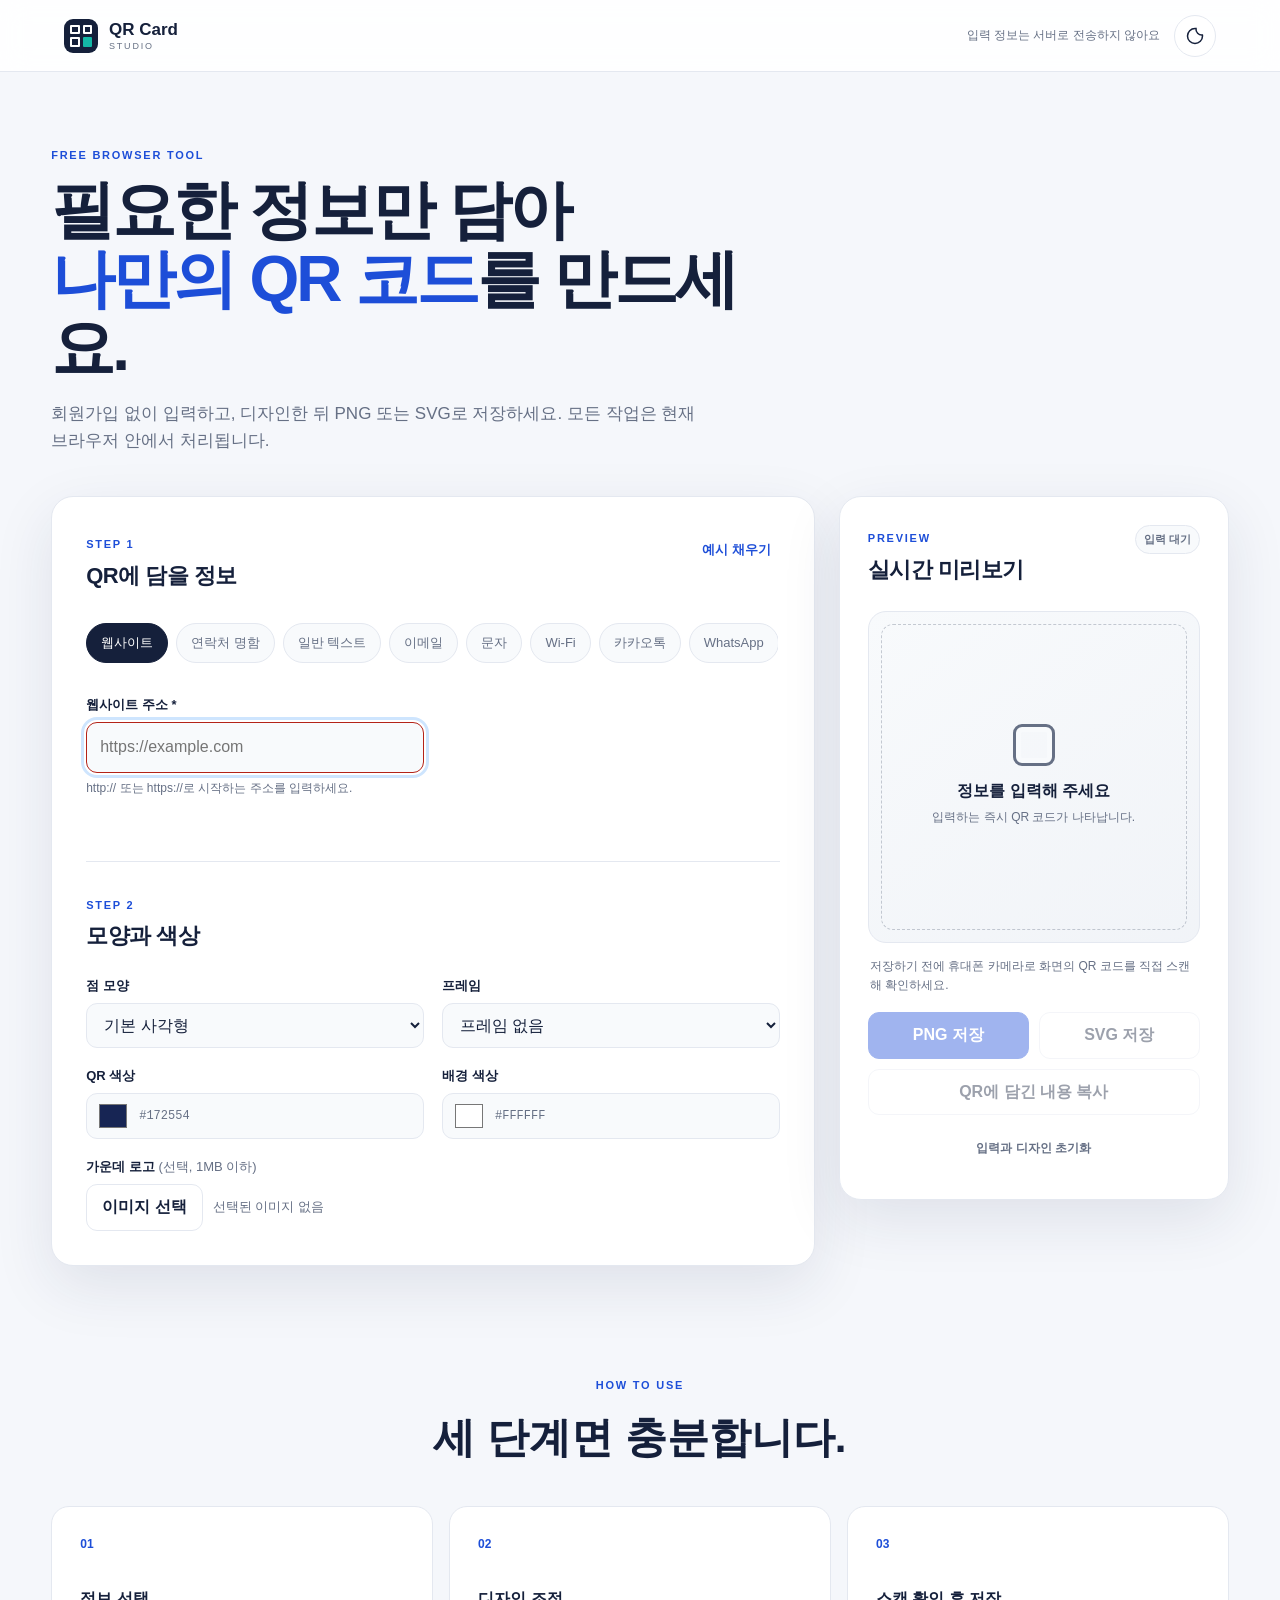
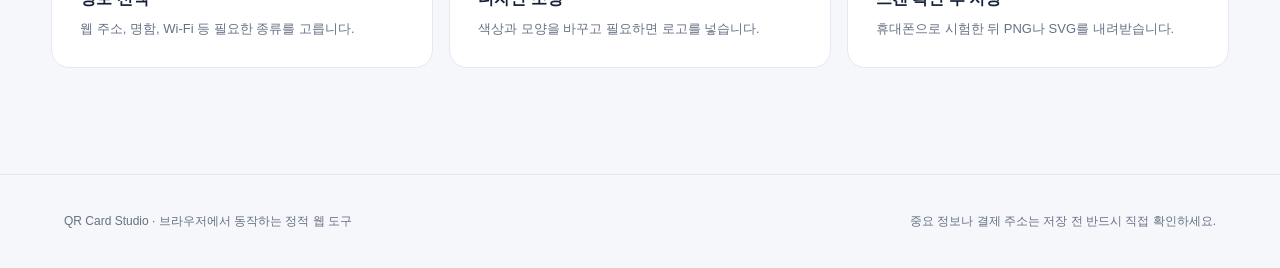
<file: index.html>
<!doctype html>
<html lang="ko">
<head>
  <meta charset="utf-8">
  <meta name="viewport" content="width=device-width, initial-scale=1">
  <meta name="description" content="주소, 연락처, Wi-Fi 등의 정보를 QR 코드로 만들고 PNG·SVG로 저장하는 무료 브라우저 도구입니다.">
  <meta name="theme-color" content="#f6f7fb">
  <title>QR Card Studio | 명함·업무용 QR 코드 만들기</title>
  <link rel="stylesheet" href="style.css">
  <script defer src="vendor/qrcode.min.js"></script>
  <script defer src="app.js"></script>
</head>
<body>
  <a class="skip-link" href="#workspace">본문으로 건너뛰기</a>
  <header class="topbar">
    <a class="brand" href="./" aria-label="QR Card Studio 홈">
      <span class="brand-mark" aria-hidden="true"><span></span><span></span><span></span><span></span></span>
      <span><strong>QR Card</strong><small>STUDIO</small></span>
    </a>
    <div class="top-actions">
      <span class="privacy-badge">입력 정보는 서버로 전송하지 않아요</span>
      <button class="icon-button" id="themeToggle" type="button" aria-label="어두운 화면으로 전환" title="화면 테마 전환">
        <svg viewBox="0 0 24 24" aria-hidden="true"><path d="M12 3a9 9 0 1 0 9 9c0-.4 0-.8-.1-1.2A7 7 0 0 1 13.2 3H12Z"/></svg>
      </button>
    </div>
  </header>

  <main class="shell" id="workspace">
    <section class="intro" aria-labelledby="pageTitle">
      <p class="eyebrow">FREE BROWSER TOOL</p>
      <h1 id="pageTitle">필요한 정보만 담아<br><span>나만의 QR 코드</span>를 만드세요.</h1>
      <p>회원가입 없이 입력하고, 디자인한 뒤 PNG 또는 SVG로 저장하세요. 모든 작업은 현재 브라우저 안에서 처리됩니다.</p>
    </section>

    <div class="app-layout">
      <section class="maker-card" aria-labelledby="makerTitle">
        <div class="card-heading">
          <div><span class="step">STEP 1</span><h2 id="makerTitle">QR에 담을 정보</h2></div>
          <button class="text-button" id="fillSample" type="button">예시 채우기</button>
        </div>

        <div class="type-tabs" id="typeTabs" role="tablist" aria-label="QR 정보 종류">
          <button type="button" role="tab" aria-selected="true" class="type-tab active" data-type="url">웹사이트</button>
          <button type="button" role="tab" aria-selected="false" class="type-tab" data-type="vcard">연락처 명함</button>
          <button type="button" role="tab" aria-selected="false" class="type-tab" data-type="text">일반 텍스트</button>
          <button type="button" role="tab" aria-selected="false" class="type-tab" data-type="email">이메일</button>
          <button type="button" role="tab" aria-selected="false" class="type-tab" data-type="sms">문자</button>
          <button type="button" role="tab" aria-selected="false" class="type-tab" data-type="wifi">Wi-Fi</button>
          <button type="button" role="tab" aria-selected="false" class="type-tab" data-type="kakao">카카오톡</button>
          <button type="button" role="tab" aria-selected="false" class="type-tab" data-type="whatsapp">WhatsApp</button>
          <button type="button" role="tab" aria-selected="false" class="type-tab" data-type="youtube">YouTube</button>
          <button type="button" role="tab" aria-selected="false" class="type-tab" data-type="geo">위치</button>
          <button type="button" role="tab" aria-selected="false" class="type-tab" data-type="event">일정</button>
          <button type="button" role="tab" aria-selected="false" class="type-tab" data-type="crypto">암호화폐</button>
        </div>

        <form id="qrForm" novalidate>
          <div class="form-panel" id="dynamicFields" role="tabpanel"></div>
          <p class="field-message" id="fieldMessage" aria-live="polite"></p>
        </form>

        <div class="section-divider"></div>
        <div class="card-heading compact"><div><span class="step">STEP 2</span><h2>모양과 색상</h2></div></div>
        <div class="design-grid">
          <div class="field">
            <label for="patternStyle">점 모양</label>
            <select id="patternStyle"><option value="square">기본 사각형</option><option value="rounded">둥근 사각형</option><option value="dot">원형 점</option></select>
          </div>
          <div class="field">
            <label for="frameStyle">프레임</label>
            <select id="frameStyle"><option value="none">프레임 없음</option><option value="label">안내 문구</option><option value="card">명함 카드</option></select>
          </div>
          <div class="field color-field"><label for="fgColor">QR 색상</label><div><input id="fgColor" type="color" value="#172554"><output for="fgColor">#172554</output></div></div>
          <div class="field color-field"><label for="bgColor">배경 색상</label><div><input id="bgColor" type="color" value="#ffffff"><output for="bgColor">#FFFFFF</output></div></div>
          <div class="field span-2" id="frameTextField" hidden><label for="frameText">프레임 문구</label><input id="frameText" maxlength="24" value="SCAN TO CONNECT"></div>
          <div class="field span-2">
            <label for="logoUpload">가운데 로고 <span>(선택, 1MB 이하)</span></label>
            <div class="file-control">
              <input id="logoUpload" class="visually-hidden" type="file" accept="image/png,image/jpeg,image/webp">
              <button id="chooseLogo" class="secondary-button" type="button">이미지 선택</button>
              <span id="logoName">선택된 이미지 없음</span>
              <button id="clearLogo" class="text-button danger" type="button" hidden>삭제</button>
            </div>
          </div>
        </div>
      </section>

      <aside class="preview-card" aria-labelledby="previewTitle">
        <div class="preview-heading"><div><span class="step">PREVIEW</span><h2 id="previewTitle">실시간 미리보기</h2></div><span class="status" id="statusBadge">입력 대기</span></div>
        <div class="qr-stage" id="qrStage">
          <div id="qrOutput" aria-label="생성된 QR 코드 미리보기"></div>
          <div class="empty-state" id="emptyState">
            <span class="empty-mark" aria-hidden="true"></span>
            <strong>정보를 입력해 주세요</strong>
            <p>입력하는 즉시 QR 코드가 나타납니다.</p>
          </div>
        </div>
        <p class="scan-tip">저장하기 전에 휴대폰 카메라로 화면의 QR 코드를 직접 스캔해 확인하세요.</p>
        <div class="download-grid">
          <button class="primary-button" id="downloadPng" type="button" disabled>PNG 저장</button>
          <button class="secondary-button" id="downloadSvg" type="button" disabled>SVG 저장</button>
        </div>
        <button class="ghost-button" id="copyData" type="button" disabled>QR에 담긴 내용 복사</button>
        <button class="reset-button" id="resetAll" type="button">입력과 디자인 초기화</button>
      </aside>
    </div>

    <section class="guide" aria-labelledby="guideTitle">
      <p class="eyebrow">HOW TO USE</p><h2 id="guideTitle">세 단계면 충분합니다.</h2>
      <ol><li><strong>정보 선택</strong><span>웹 주소, 명함, Wi-Fi 등 필요한 종류를 고릅니다.</span></li><li><strong>디자인 조정</strong><span>색상과 모양을 바꾸고 필요하면 로고를 넣습니다.</span></li><li><strong>스캔 확인 후 저장</strong><span>휴대폰으로 시험한 뒤 PNG나 SVG를 내려받습니다.</span></li></ol>
    </section>
  </main>
  <footer><p>QR Card Studio · 브라우저에서 동작하는 정적 웹 도구</p><p>중요 정보나 결제 주소는 저장 전 반드시 직접 확인하세요.</p></footer>
  <div class="toast" id="toast" role="status" aria-live="polite"></div>
</body>
</html>
</file>
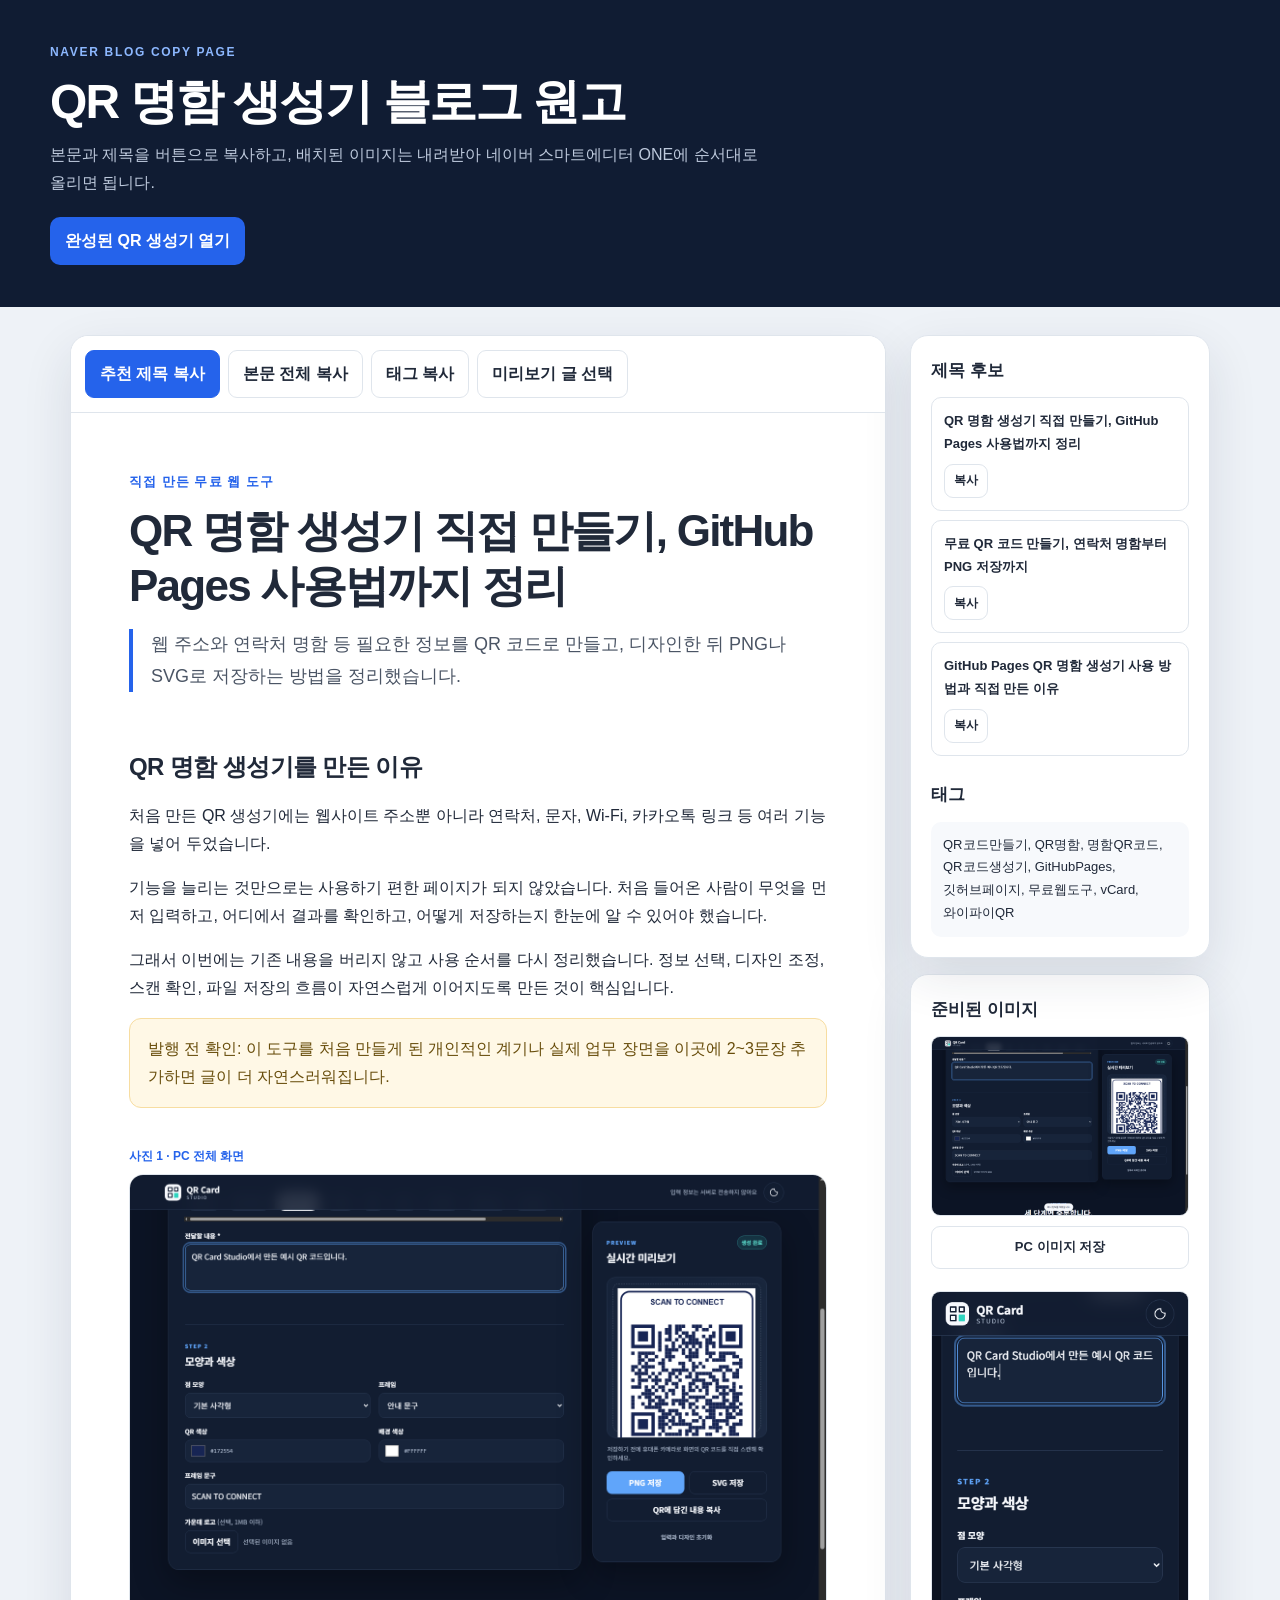
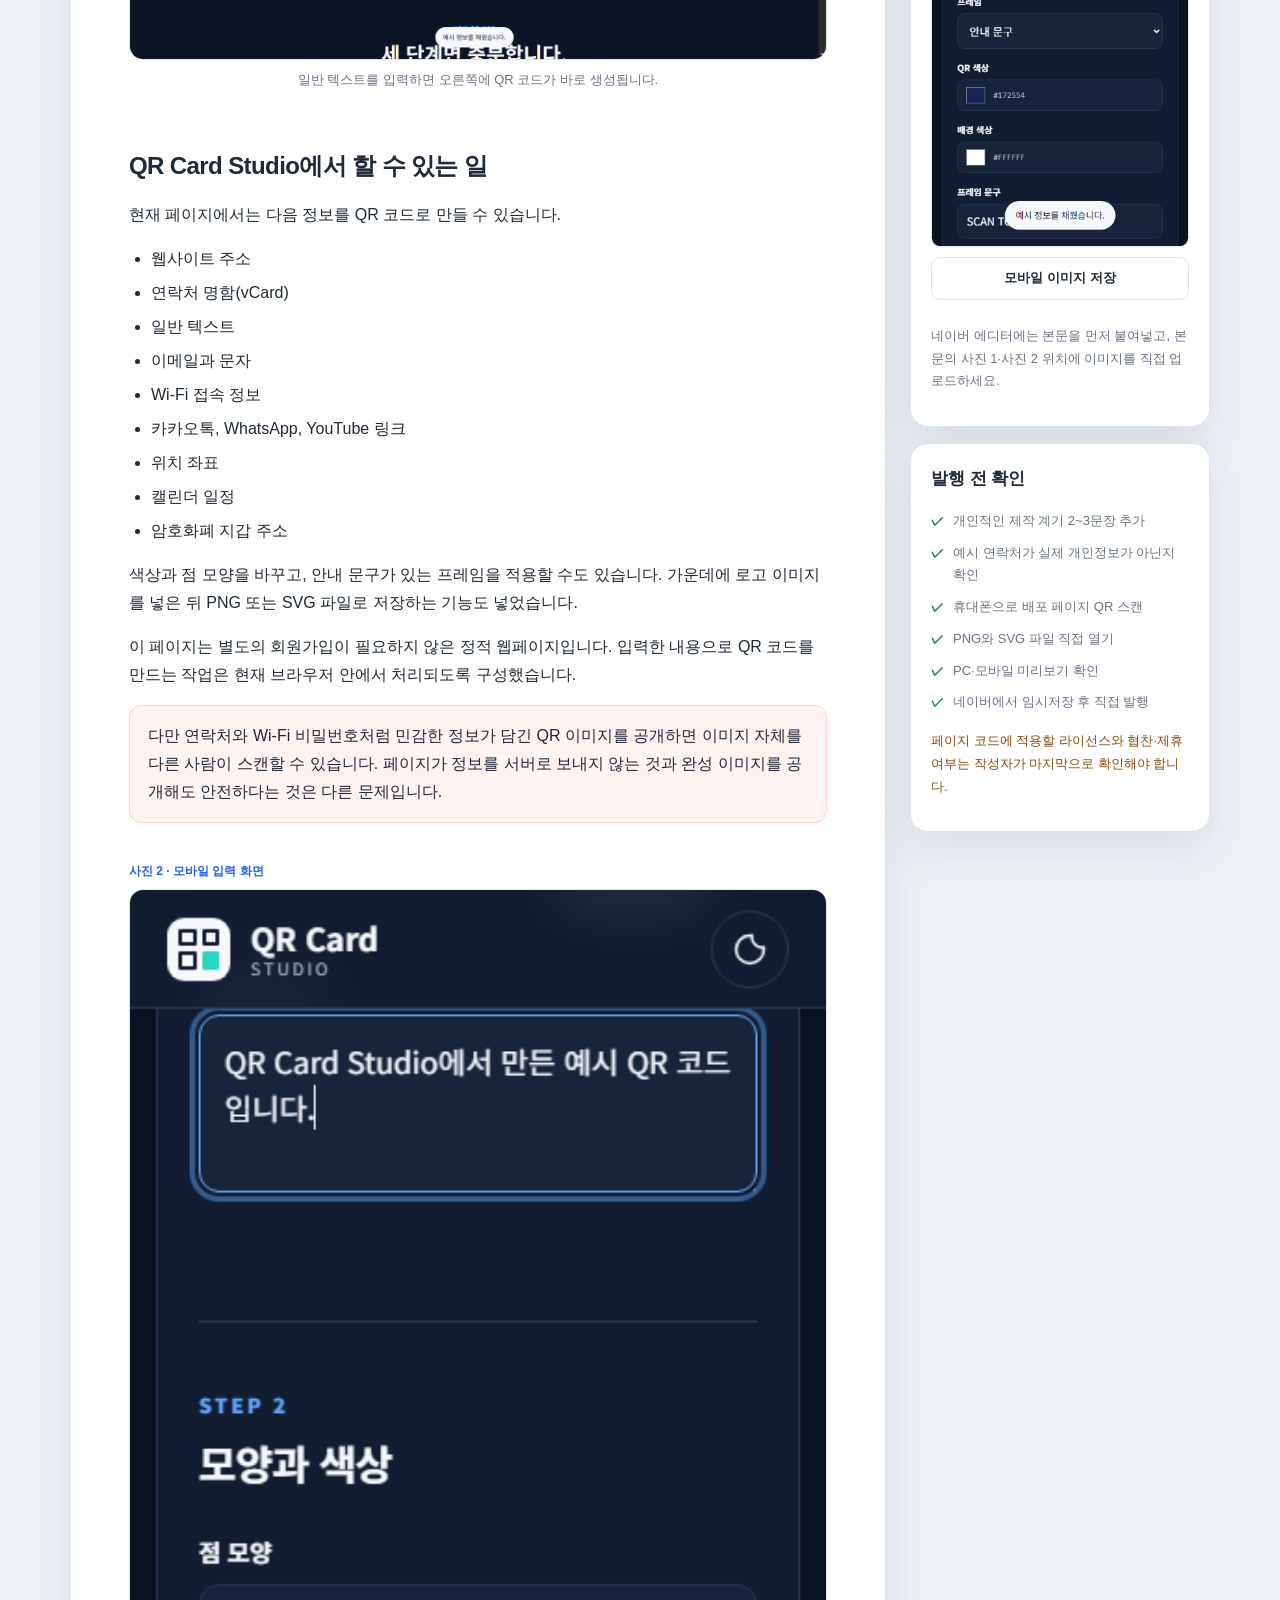
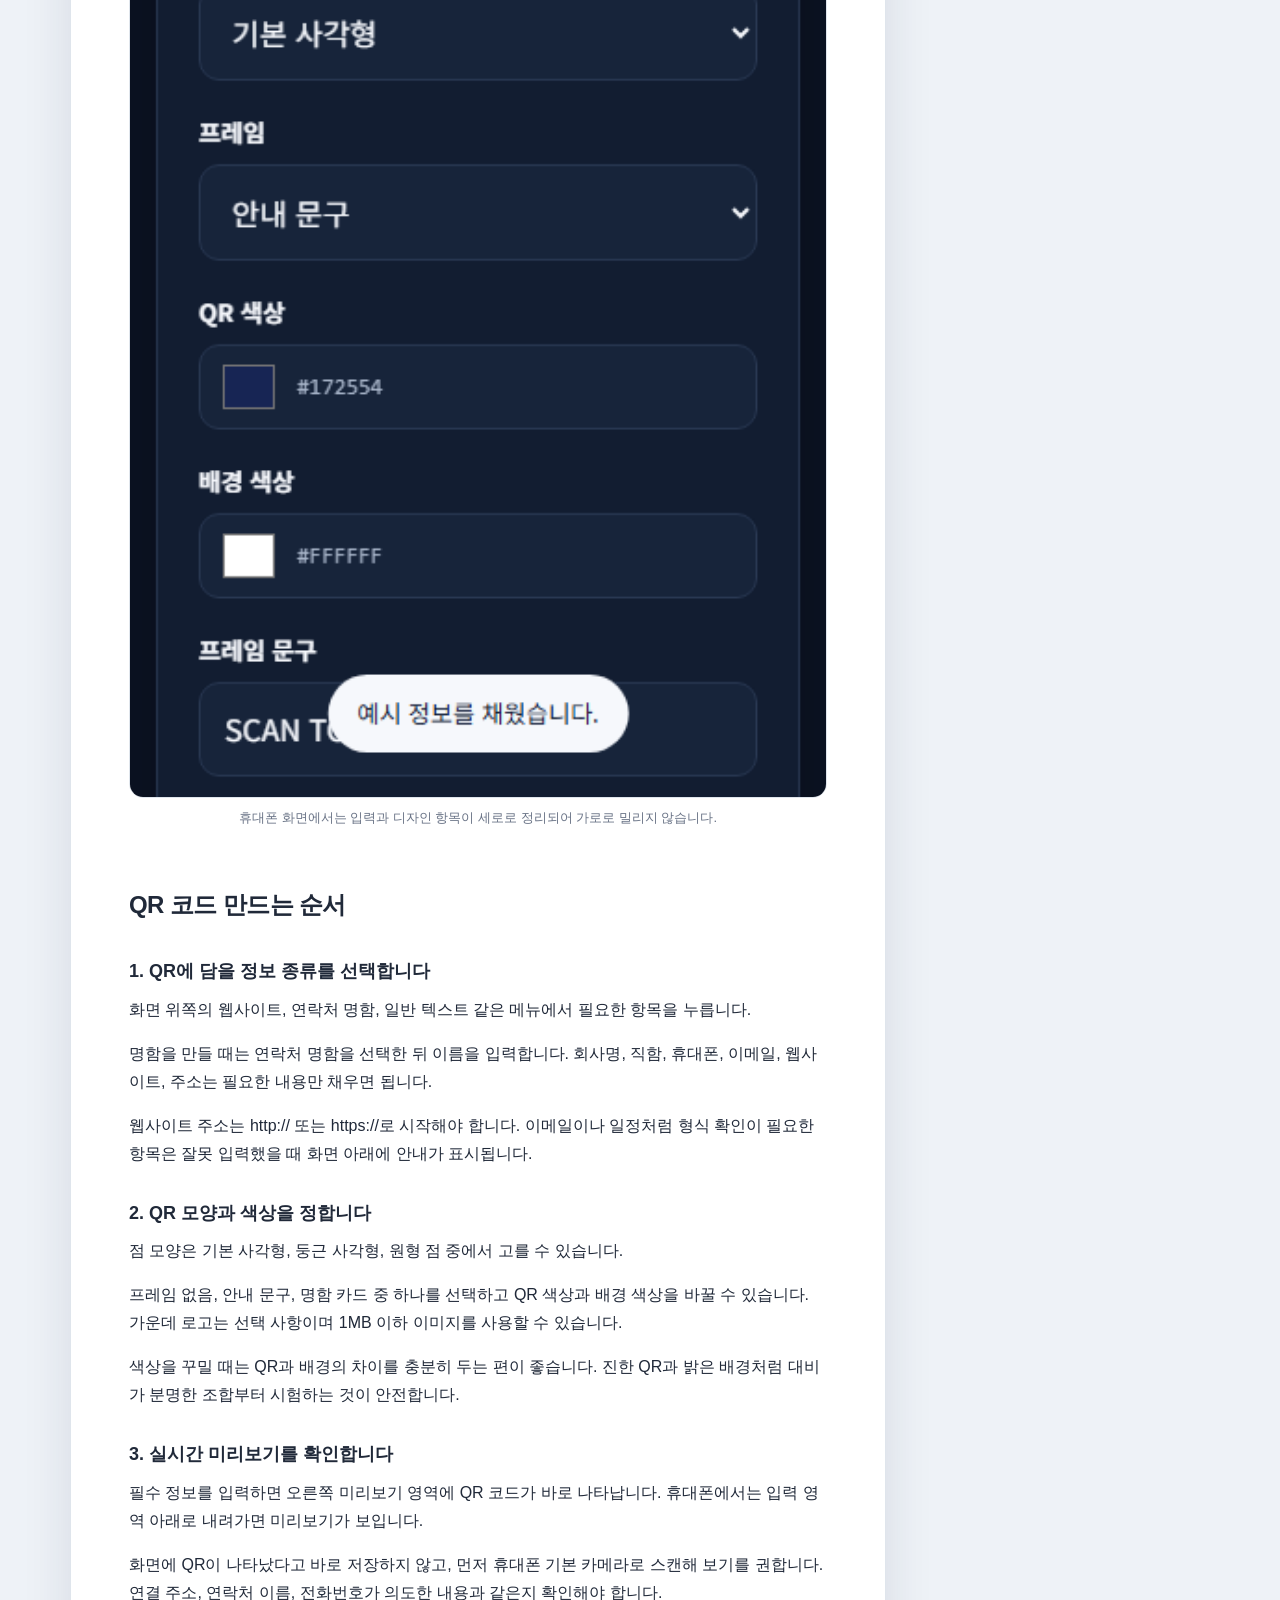
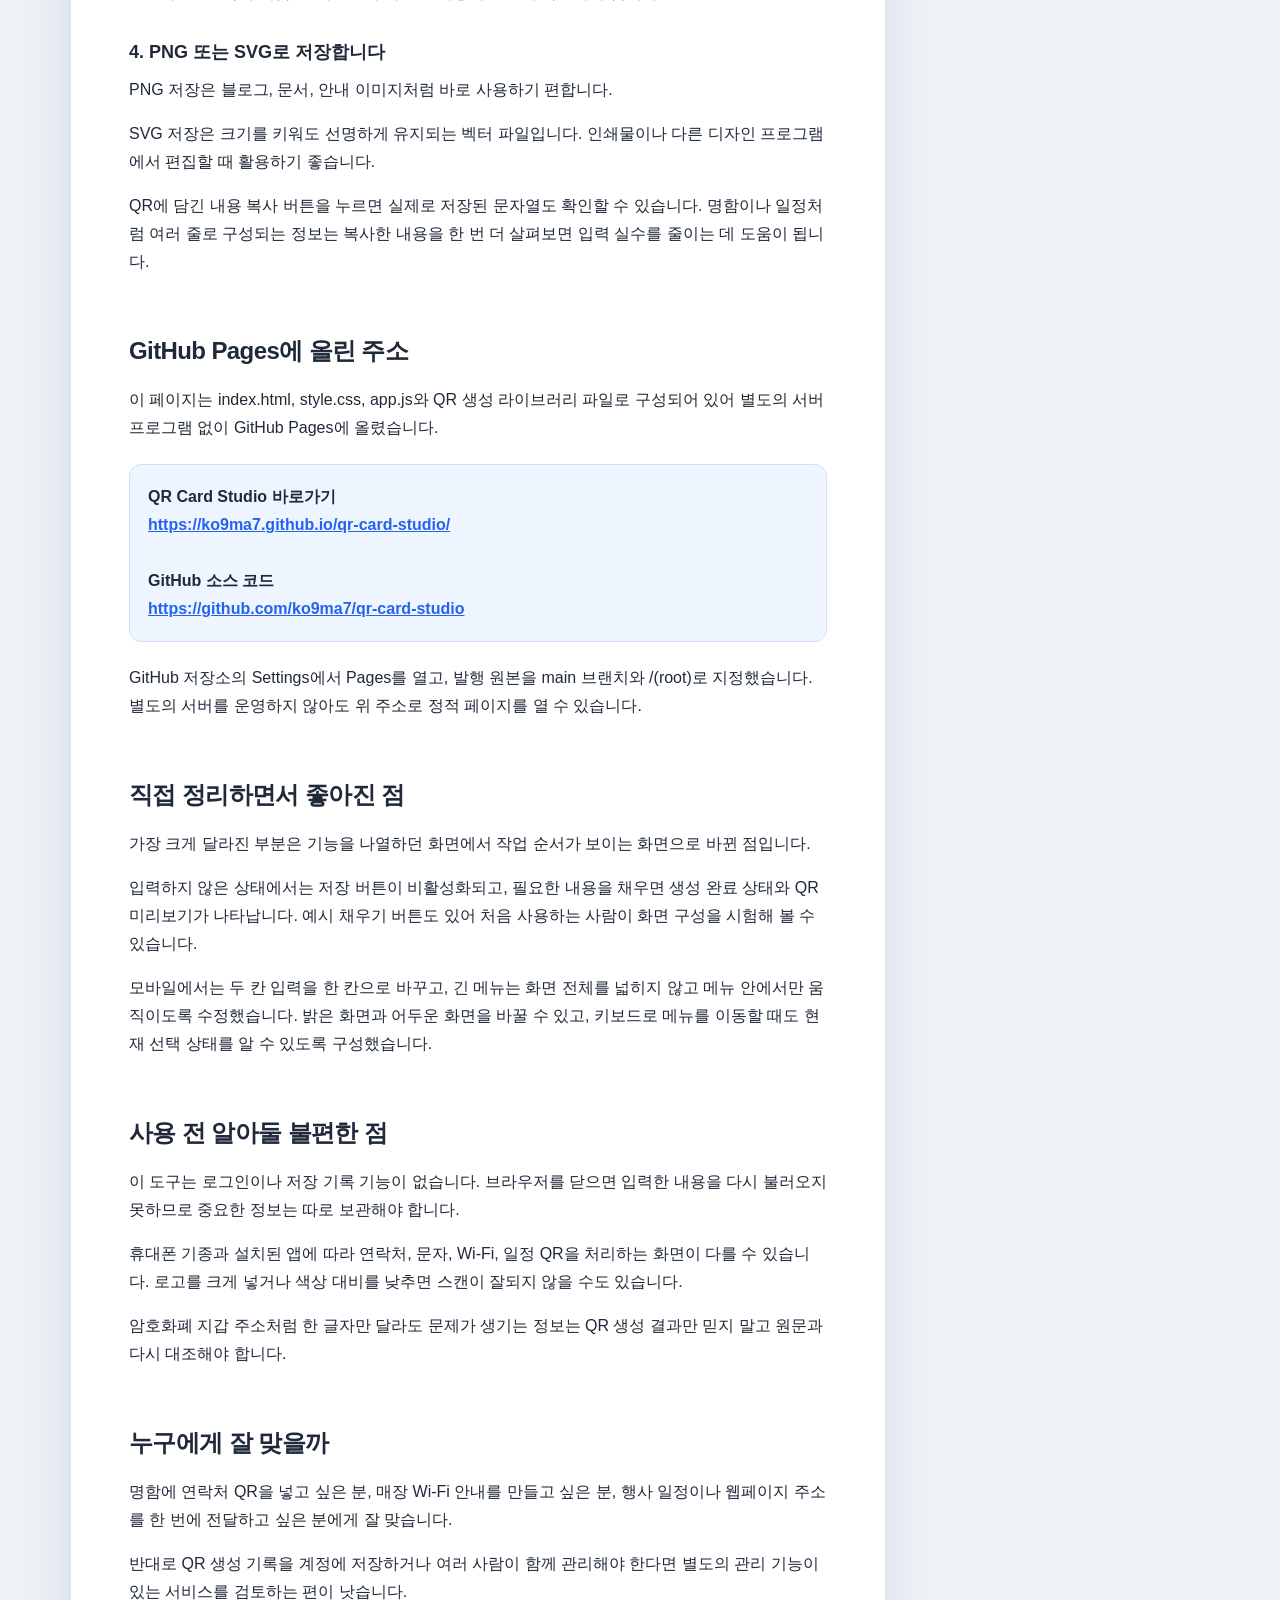
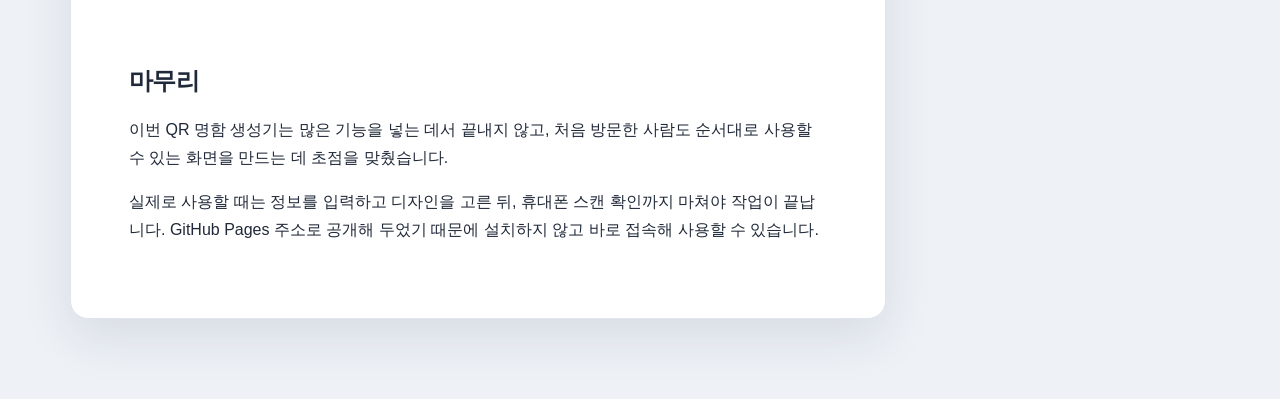
<file: blog/index.html>
<!doctype html>
<html lang="ko">
<head>
  <meta charset="utf-8">
  <meta name="viewport" content="width=device-width, initial-scale=1">
  <title>QR 명함 생성기 블로그 원고 복사</title>
  <style>
    :root{--bg:#eef2f7;--paper:#fff;--text:#202939;--muted:#697386;--line:#dfe5ec;--blue:#2563eb;--blue2:#1d4ed8;--green:#087f5b;--soft:#f7f9fc;--shadow:0 18px 50px rgba(27,39,64,.11)}
    *{box-sizing:border-box}html{scroll-behavior:smooth}body{margin:0;background:var(--bg);color:var(--text);font-family:Pretendard,"Noto Sans KR","Apple SD Gothic Neo","Segoe UI",sans-serif;line-height:1.75}button,a{font:inherit}.top{background:#101c33;color:#fff;padding:42px 24px}.top-inner{max-width:1180px;margin:auto}.top .label{font-size:12px;letter-spacing:.14em;color:#8db8ff;font-weight:800}.top h1{font-size:clamp(30px,5vw,48px);line-height:1.2;letter-spacing:-.04em;margin:10px 0}.top p{color:#bdc9dc;margin:0;max-width:720px}.live-link{display:inline-flex;margin-top:20px;color:#fff;background:#2563eb;border-radius:10px;padding:10px 15px;text-decoration:none;font-weight:750}.layout{max-width:1180px;margin:28px auto 80px;padding:0 20px;display:grid;grid-template-columns:minmax(0,1fr) 300px;gap:24px}.paper,.side-card{background:var(--paper);border:1px solid var(--line);border-radius:18px;box-shadow:var(--shadow)}.toolbar{position:sticky;top:0;z-index:10;display:flex;gap:8px;flex-wrap:wrap;padding:14px;background:rgba(255,255,255,.94);border-bottom:1px solid var(--line);border-radius:18px 18px 0 0;backdrop-filter:blur(10px)}button,.download{border:1px solid var(--line);background:#fff;color:var(--text);min-height:42px;padding:9px 14px;border-radius:9px;font-weight:750;cursor:pointer;text-decoration:none;display:inline-flex;align-items:center;justify-content:center}button.primary{background:var(--blue);border-color:var(--blue);color:#fff}button:hover,.download:hover{border-color:var(--blue);color:var(--blue)}button.primary:hover{background:var(--blue2);color:#fff}.article{padding:clamp(24px,5vw,58px)}.article .category{color:var(--blue);font-size:13px;font-weight:800;letter-spacing:.08em}.article h2{font-size:clamp(30px,5vw,44px);line-height:1.25;letter-spacing:-.04em;margin:10px 0 16px}.lead{font-size:18px;color:#4b5565;border-left:4px solid var(--blue);padding-left:18px;margin:0 0 42px}.post-body h3{font-size:24px;letter-spacing:-.025em;margin:54px 0 14px}.post-body h4{font-size:18px;margin:30px 0 8px}.post-body p{margin:0 0 16px}.post-body ul,.post-body ol{padding-left:22px}.post-body li{margin:6px 0}.post-body .link-box{background:#eef5ff;border:1px solid #cfe0ff;border-radius:12px;padding:18px;margin:22px 0}.post-body .link-box a{color:var(--blue);font-weight:750;word-break:break-all}.note{background:#fff8e6;border:1px solid #f7dda1;border-radius:12px;padding:16px 18px;color:#684d0b}.limit{background:#fff3f1;border:1px solid #ffd2cc;border-radius:12px;padding:16px 18px}.post-image{margin:38px 0}.post-image img{display:block;width:100%;height:auto;border-radius:14px;border:1px solid var(--line);background:#111827}.post-image figcaption{font-size:13px;color:var(--muted);text-align:center;margin-top:9px}.paste-marker{font-size:12px;color:var(--blue);font-weight:750;margin-bottom:7px}.side{display:flex;flex-direction:column;gap:16px}.side-card{padding:20px}.side-card.sticky{position:sticky;top:20px}.side-card h3{font-size:17px;margin:0 0 12px}.side-card p,.side-card li{font-size:13px;color:var(--muted)}.title-option{border:1px solid var(--line);border-radius:10px;padding:12px;margin-top:9px}.title-option strong{display:block;font-size:13px;margin-bottom:8px}.title-option button{min-height:34px;padding:5px 9px;font-size:12px}.thumb{display:block;width:100%;border-radius:9px;border:1px solid var(--line);margin:10px 0}.download{width:100%;margin-bottom:12px;font-size:13px}.tags{background:var(--soft);border-radius:10px;padding:12px;font-size:13px;word-break:keep-all}.check{list-style:none;padding:0}.check li{position:relative;padding-left:22px;margin:9px 0}.check li:before{content:"✓";position:absolute;left:0;color:var(--green);font-weight:900}.confirm{color:#8a4b08!important}.toast{position:fixed;left:50%;bottom:24px;transform:translate(-50%,30px);opacity:0;background:#111827;color:#fff;border-radius:999px;padding:11px 17px;font-size:13px;transition:.2s;pointer-events:none;z-index:50}.toast.show{opacity:1;transform:translate(-50%,0)}.hidden-copy{position:absolute;left:-9999px;width:1px;height:1px;overflow:hidden;white-space:pre-wrap}
    @media(max-width:900px){.layout{grid-template-columns:1fr}.side-card.sticky{position:static}.toolbar{top:0}.top{padding-top:30px}}
    @media(max-width:560px){.layout{padding:0 10px}.article{padding:24px 18px}.toolbar button{flex:1 1 45%}.post-body h3{font-size:22px;margin-top:42px}}
  </style>
</head>
<body>
  <header class="top">
    <div class="top-inner">
      <div class="label">NAVER BLOG COPY PAGE</div>
      <h1>QR 명함 생성기 블로그 원고</h1>
      <p>본문과 제목을 버튼으로 복사하고, 배치된 이미지는 내려받아 네이버 스마트에디터 ONE에 순서대로 올리면 됩니다.</p>
      <a class="live-link" href="https://ko9ma7.github.io/qr-card-studio/" target="_blank" rel="noopener">완성된 QR 생성기 열기</a>
    </div>
  </header>

  <main class="layout">
    <section class="paper">
      <div class="toolbar">
        <button class="primary" type="button" data-copy="recommendedTitle">추천 제목 복사</button>
        <button type="button" data-copy="plainBody">본문 전체 복사</button>
        <button type="button" data-copy="tagText">태그 복사</button>
        <button type="button" id="selectPreview">미리보기 글 선택</button>
      </div>
      <article class="article" id="articlePreview">
        <div class="category">직접 만든 무료 웹 도구</div>
        <h2 id="recommendedTitle">QR 명함 생성기 직접 만들기, GitHub Pages 사용법까지 정리</h2>
        <p class="lead">웹 주소와 연락처 명함 등 필요한 정보를 QR 코드로 만들고, 디자인한 뒤 PNG나 SVG로 저장하는 방법을 정리했습니다.</p>

        <div class="post-body">
          <h3>QR 명함 생성기를 만든 이유</h3>
          <p>처음 만든 QR 생성기에는 웹사이트 주소뿐 아니라 연락처, 문자, Wi-Fi, 카카오톡 링크 등 여러 기능을 넣어 두었습니다.</p>
          <p>기능을 늘리는 것만으로는 사용하기 편한 페이지가 되지 않았습니다. 처음 들어온 사람이 무엇을 먼저 입력하고, 어디에서 결과를 확인하고, 어떻게 저장하는지 한눈에 알 수 있어야 했습니다.</p>
          <p>그래서 이번에는 기존 내용을 버리지 않고 사용 순서를 다시 정리했습니다. 정보 선택, 디자인 조정, 스캔 확인, 파일 저장의 흐름이 자연스럽게 이어지도록 만든 것이 핵심입니다.</p>
          <p class="note">발행 전 확인: 이 도구를 처음 만들게 된 개인적인 계기나 실제 업무 장면을 이곳에 2~3문장 추가하면 글이 더 자연스러워집니다.</p>

          <figure class="post-image">
            <div class="paste-marker">사진 1 · PC 전체 화면</div>
            <img src="qr-card-studio-desktop.png" alt="PC 화면에서 일반 텍스트 입력 영역과 QR 코드 미리보기가 함께 보이는 QR Card Studio">
            <figcaption>일반 텍스트를 입력하면 오른쪽에 QR 코드가 바로 생성됩니다.</figcaption>
          </figure>

          <h3>QR Card Studio에서 할 수 있는 일</h3>
          <p>현재 페이지에서는 다음 정보를 QR 코드로 만들 수 있습니다.</p>
          <ul>
            <li>웹사이트 주소</li><li>연락처 명함(vCard)</li><li>일반 텍스트</li><li>이메일과 문자</li><li>Wi-Fi 접속 정보</li><li>카카오톡, WhatsApp, YouTube 링크</li><li>위치 좌표</li><li>캘린더 일정</li><li>암호화폐 지갑 주소</li>
          </ul>
          <p>색상과 점 모양을 바꾸고, 안내 문구가 있는 프레임을 적용할 수도 있습니다. 가운데에 로고 이미지를 넣은 뒤 PNG 또는 SVG 파일로 저장하는 기능도 넣었습니다.</p>
          <p>이 페이지는 별도의 회원가입이 필요하지 않은 정적 웹페이지입니다. 입력한 내용으로 QR 코드를 만드는 작업은 현재 브라우저 안에서 처리되도록 구성했습니다.</p>
          <p class="limit">다만 연락처와 Wi-Fi 비밀번호처럼 민감한 정보가 담긴 QR 이미지를 공개하면 이미지 자체를 다른 사람이 스캔할 수 있습니다. 페이지가 정보를 서버로 보내지 않는 것과 완성 이미지를 공개해도 안전하다는 것은 다른 문제입니다.</p>

          <figure class="post-image">
            <div class="paste-marker">사진 2 · 모바일 입력 화면</div>
            <img src="qr-card-studio-mobile.png" alt="375픽셀 모바일 화면에서 일반 텍스트 입력과 디자인 항목이 세로로 정리된 QR Card Studio">
            <figcaption>휴대폰 화면에서는 입력과 디자인 항목이 세로로 정리되어 가로로 밀리지 않습니다.</figcaption>
          </figure>

          <h3>QR 코드 만드는 순서</h3>
          <h4>1. QR에 담을 정보 종류를 선택합니다</h4>
          <p>화면 위쪽의 웹사이트, 연락처 명함, 일반 텍스트 같은 메뉴에서 필요한 항목을 누릅니다.</p>
          <p>명함을 만들 때는 연락처 명함을 선택한 뒤 이름을 입력합니다. 회사명, 직함, 휴대폰, 이메일, 웹사이트, 주소는 필요한 내용만 채우면 됩니다.</p>
          <p>웹사이트 주소는 http:// 또는 https://로 시작해야 합니다. 이메일이나 일정처럼 형식 확인이 필요한 항목은 잘못 입력했을 때 화면 아래에 안내가 표시됩니다.</p>

          <h4>2. QR 모양과 색상을 정합니다</h4>
          <p>점 모양은 기본 사각형, 둥근 사각형, 원형 점 중에서 고를 수 있습니다.</p>
          <p>프레임 없음, 안내 문구, 명함 카드 중 하나를 선택하고 QR 색상과 배경 색상을 바꿀 수 있습니다. 가운데 로고는 선택 사항이며 1MB 이하 이미지를 사용할 수 있습니다.</p>
          <p>색상을 꾸밀 때는 QR과 배경의 차이를 충분히 두는 편이 좋습니다. 진한 QR과 밝은 배경처럼 대비가 분명한 조합부터 시험하는 것이 안전합니다.</p>

          <h4>3. 실시간 미리보기를 확인합니다</h4>
          <p>필수 정보를 입력하면 오른쪽 미리보기 영역에 QR 코드가 바로 나타납니다. 휴대폰에서는 입력 영역 아래로 내려가면 미리보기가 보입니다.</p>
          <p>화면에 QR이 나타났다고 바로 저장하지 않고, 먼저 휴대폰 기본 카메라로 스캔해 보기를 권합니다. 연결 주소, 연락처 이름, 전화번호가 의도한 내용과 같은지 확인해야 합니다.</p>

          <h4>4. PNG 또는 SVG로 저장합니다</h4>
          <p>PNG 저장은 블로그, 문서, 안내 이미지처럼 바로 사용하기 편합니다.</p>
          <p>SVG 저장은 크기를 키워도 선명하게 유지되는 벡터 파일입니다. 인쇄물이나 다른 디자인 프로그램에서 편집할 때 활용하기 좋습니다.</p>
          <p>QR에 담긴 내용 복사 버튼을 누르면 실제로 저장된 문자열도 확인할 수 있습니다. 명함이나 일정처럼 여러 줄로 구성되는 정보는 복사한 내용을 한 번 더 살펴보면 입력 실수를 줄이는 데 도움이 됩니다.</p>

          <h3>GitHub Pages에 올린 주소</h3>
          <p>이 페이지는 index.html, style.css, app.js와 QR 생성 라이브러리 파일로 구성되어 있어 별도의 서버 프로그램 없이 GitHub Pages에 올렸습니다.</p>
          <div class="link-box">
            <strong>QR Card Studio 바로가기</strong><br>
            <a href="https://ko9ma7.github.io/qr-card-studio/" target="_blank" rel="noopener">https://ko9ma7.github.io/qr-card-studio/</a><br><br>
            <strong>GitHub 소스 코드</strong><br>
            <a href="https://github.com/ko9ma7/qr-card-studio" target="_blank" rel="noopener">https://github.com/ko9ma7/qr-card-studio</a>
          </div>
          <p>GitHub 저장소의 Settings에서 Pages를 열고, 발행 원본을 main 브랜치와 /(root)로 지정했습니다. 별도의 서버를 운영하지 않아도 위 주소로 정적 페이지를 열 수 있습니다.</p>

          <h3>직접 정리하면서 좋아진 점</h3>
          <p>가장 크게 달라진 부분은 기능을 나열하던 화면에서 작업 순서가 보이는 화면으로 바뀐 점입니다.</p>
          <p>입력하지 않은 상태에서는 저장 버튼이 비활성화되고, 필요한 내용을 채우면 생성 완료 상태와 QR 미리보기가 나타납니다. 예시 채우기 버튼도 있어 처음 사용하는 사람이 화면 구성을 시험해 볼 수 있습니다.</p>
          <p>모바일에서는 두 칸 입력을 한 칸으로 바꾸고, 긴 메뉴는 화면 전체를 넓히지 않고 메뉴 안에서만 움직이도록 수정했습니다. 밝은 화면과 어두운 화면을 바꿀 수 있고, 키보드로 메뉴를 이동할 때도 현재 선택 상태를 알 수 있도록 구성했습니다.</p>

          <h3>사용 전 알아둘 불편한 점</h3>
          <p>이 도구는 로그인이나 저장 기록 기능이 없습니다. 브라우저를 닫으면 입력한 내용을 다시 불러오지 못하므로 중요한 정보는 따로 보관해야 합니다.</p>
          <p>휴대폰 기종과 설치된 앱에 따라 연락처, 문자, Wi-Fi, 일정 QR을 처리하는 화면이 다를 수 있습니다. 로고를 크게 넣거나 색상 대비를 낮추면 스캔이 잘되지 않을 수도 있습니다.</p>
          <p>암호화폐 지갑 주소처럼 한 글자만 달라도 문제가 생기는 정보는 QR 생성 결과만 믿지 말고 원문과 다시 대조해야 합니다.</p>

          <h3>누구에게 잘 맞을까</h3>
          <p>명함에 연락처 QR을 넣고 싶은 분, 매장 Wi-Fi 안내를 만들고 싶은 분, 행사 일정이나 웹페이지 주소를 한 번에 전달하고 싶은 분에게 잘 맞습니다.</p>
          <p>반대로 QR 생성 기록을 계정에 저장하거나 여러 사람이 함께 관리해야 한다면 별도의 관리 기능이 있는 서비스를 검토하는 편이 낫습니다.</p>

          <h3>마무리</h3>
          <p>이번 QR 명함 생성기는 많은 기능을 넣는 데서 끝내지 않고, 처음 방문한 사람도 순서대로 사용할 수 있는 화면을 만드는 데 초점을 맞췄습니다.</p>
          <p>실제로 사용할 때는 정보를 입력하고 디자인을 고른 뒤, 휴대폰 스캔 확인까지 마쳐야 작업이 끝납니다. GitHub Pages 주소로 공개해 두었기 때문에 설치하지 않고 바로 접속해 사용할 수 있습니다.</p>
        </div>
      </article>
    </section>

    <aside class="side">
      <section class="side-card sticky">
        <h3>제목 후보</h3>
        <div class="title-option"><strong>QR 명함 생성기 직접 만들기, GitHub Pages 사용법까지 정리</strong><button type="button" data-copy-text="QR 명함 생성기 직접 만들기, GitHub Pages 사용법까지 정리">복사</button></div>
        <div class="title-option"><strong>무료 QR 코드 만들기, 연락처 명함부터 PNG 저장까지</strong><button type="button" data-copy-text="무료 QR 코드 만들기, 연락처 명함부터 PNG 저장까지">복사</button></div>
        <div class="title-option"><strong>GitHub Pages QR 명함 생성기 사용 방법과 직접 만든 이유</strong><button type="button" data-copy-text="GitHub Pages QR 명함 생성기 사용 방법과 직접 만든 이유">복사</button></div>
        <h3 style="margin-top:24px">태그</h3>
        <div class="tags" id="tagText">QR코드만들기, QR명함, 명함QR코드, QR코드생성기, GitHubPages, 깃허브페이지, 무료웹도구, vCard, 와이파이QR</div>
      </section>

      <section class="side-card">
        <h3>준비된 이미지</h3>
        <img class="thumb" src="qr-card-studio-desktop.png" alt="PC 화면 미리보기">
        <a class="download" href="qr-card-studio-desktop.png" download>PC 이미지 저장</a>
        <img class="thumb" src="qr-card-studio-mobile.png" alt="모바일 화면 미리보기">
        <a class="download" href="qr-card-studio-mobile.png" download>모바일 이미지 저장</a>
        <p>네이버 에디터에는 본문을 먼저 붙여넣고, 본문의 사진 1·사진 2 위치에 이미지를 직접 업로드하세요.</p>
      </section>

      <section class="side-card">
        <h3>발행 전 확인</h3>
        <ul class="check"><li>개인적인 제작 계기 2~3문장 추가</li><li>예시 연락처가 실제 개인정보가 아닌지 확인</li><li>휴대폰으로 배포 페이지 QR 스캔</li><li>PNG와 SVG 파일 직접 열기</li><li>PC·모바일 미리보기 확인</li><li>네이버에서 임시저장 후 직접 발행</li></ul>
        <p class="confirm">페이지 코드에 적용할 라이선스와 협찬·제휴 여부는 작성자가 마지막으로 확인해야 합니다.</p>
      </section>
    </aside>
  </main>

  <textarea class="hidden-copy" id="plainBody" aria-hidden="true">QR 명함 생성기를 만든 이유

처음 만든 QR 생성기에는 웹사이트 주소뿐 아니라 연락처, 문자, Wi-Fi, 카카오톡 링크 등 여러 기능을 넣어 두었습니다.

기능을 늘리는 것만으로는 사용하기 편한 페이지가 되지 않았습니다. 처음 들어온 사람이 무엇을 먼저 입력하고, 어디에서 결과를 확인하고, 어떻게 저장하는지 한눈에 알 수 있어야 했습니다.

그래서 이번에는 기존 내용을 버리지 않고 사용 순서를 다시 정리했습니다. 정보 선택, 디자인 조정, 스캔 확인, 파일 저장의 흐름이 자연스럽게 이어지도록 만든 것이 핵심입니다.

[사진 1 삽입: PC 전체 화면]

QR Card Studio에서 할 수 있는 일

현재 페이지에서는 웹사이트 주소, 연락처 명함, 일반 텍스트, 이메일, 문자, Wi-Fi, 카카오톡, WhatsApp, YouTube 링크, 위치 좌표, 캘린더 일정, 암호화폐 지갑 주소를 QR 코드로 만들 수 있습니다.

색상과 점 모양을 바꾸고, 프레임과 로고를 적용한 뒤 PNG 또는 SVG 파일로 저장할 수 있습니다. 별도의 회원가입 없이 현재 브라우저 안에서 QR 코드를 만들도록 구성했습니다.

연락처나 Wi-Fi 비밀번호가 들어 있는 완성 이미지를 공개하면 다른 사람이 스캔할 수 있으므로 공개 범위를 주의해야 합니다.

[사진 2 삽입: 모바일 입력 화면]

QR 코드 만드는 순서

1. 웹사이트, 연락처 명함, 일반 텍스트 같은 메뉴에서 필요한 정보 종류를 선택합니다.

2. 필요한 내용을 입력하고 점 모양, 프레임, QR 색상과 배경 색상을 정합니다. 가운데 로고는 1MB 이하 이미지를 사용할 수 있습니다.

3. 미리보기에 QR 코드가 나타나면 휴대폰 기본 카메라로 먼저 스캔합니다. 연결 주소와 연락처가 의도한 내용과 같은지 확인합니다.

4. 블로그나 문서에서 사용할 때는 PNG로, 인쇄물이나 디자인 편집에 사용할 때는 SVG로 저장합니다.

GitHub Pages에 올린 주소

QR Card Studio 바로가기
https://ko9ma7.github.io/qr-card-studio/

GitHub 소스 코드
https://github.com/ko9ma7/qr-card-studio

GitHub 저장소의 Settings에서 Pages를 열고, 발행 원본을 main 브랜치와 /(root)로 지정했습니다. 별도의 서버를 운영하지 않아도 위 주소로 정적 페이지를 열 수 있습니다.

직접 정리하면서 좋아진 점

가장 크게 달라진 부분은 기능을 나열하던 화면에서 작업 순서가 보이는 화면으로 바뀐 점입니다.

입력하지 않은 상태에서는 저장 버튼이 비활성화되고, 필요한 내용을 채우면 생성 완료 상태와 QR 미리보기가 나타납니다. 모바일에서는 입력 항목을 한 줄로 정리하고 긴 메뉴 때문에 화면이 가로로 밀리지 않도록 수정했습니다.

사용 전 알아둘 불편한 점

이 도구는 로그인이나 저장 기록 기능이 없습니다. 브라우저를 닫으면 입력 내용을 다시 불러오지 못합니다.

휴대폰 기종과 설치된 앱에 따라 연락처, 문자, Wi-Fi, 일정 QR을 처리하는 화면이 다를 수 있습니다. 로고를 크게 넣거나 색상 대비를 낮추면 스캔이 잘되지 않을 수도 있습니다.

암호화폐 지갑 주소처럼 한 글자만 달라도 문제가 생기는 정보는 QR 생성 결과만 믿지 말고 원문과 다시 대조해야 합니다.

누구에게 잘 맞을까

명함에 연락처 QR을 넣고 싶은 분, 매장 Wi-Fi 안내를 만들고 싶은 분, 행사 일정이나 웹페이지 주소를 한 번에 전달하고 싶은 분에게 잘 맞습니다.

반대로 QR 생성 기록을 계정에 저장하거나 여러 사람이 함께 관리해야 한다면 별도의 관리 기능이 있는 서비스를 검토하는 편이 낫습니다.

마무리

이번 QR 명함 생성기는 많은 기능을 넣는 데서 끝내지 않고, 처음 방문한 사람도 순서대로 사용할 수 있는 화면을 만드는 데 초점을 맞췄습니다.

실제로 사용할 때는 정보를 입력하고 디자인을 고른 뒤 휴대폰 스캔 확인까지 마쳐야 작업이 끝납니다. GitHub Pages 주소로 공개해 두었기 때문에 설치하지 않고 바로 사용할 수 있습니다.</textarea>
  <div class="toast" id="toast" role="status" aria-live="polite"></div>
  <script>
    const toast=document.getElementById('toast');let timer;
    function notify(message){clearTimeout(timer);toast.textContent=message;toast.classList.add('show');timer=setTimeout(()=>toast.classList.remove('show'),1800)}
    async function copyText(text){try{await navigator.clipboard.writeText(text);notify('클립보드에 복사했습니다.')}catch{const area=document.createElement('textarea');area.value=text;document.body.append(area);area.select();document.execCommand('copy');area.remove();notify('클립보드에 복사했습니다.')}}
    document.querySelectorAll('[data-copy]').forEach(button=>button.addEventListener('click',()=>{const target=document.getElementById(button.dataset.copy);copyText(target.value||target.innerText.trim())}));
    document.querySelectorAll('[data-copy-text]').forEach(button=>button.addEventListener('click',()=>copyText(button.dataset.copyText)));
    document.getElementById('selectPreview').addEventListener('click',()=>{const range=document.createRange();range.selectNodeContents(document.getElementById('articlePreview'));const selection=getSelection();selection.removeAllRanges();selection.addRange(range);notify('미리보기 글을 선택했습니다. Ctrl+C를 누르세요.');});
  </script>
</body>
</html>
</file>
<file: style.css>
:root{color-scheme:light;--bg:#f5f7fb;--surface:#fff;--surface-2:#f8fafc;--text:#15203b;--muted:#667085;--line:#e4e8f0;--primary:#1d4ed8;--primary-dark:#173eaa;--accent:#14b8a6;--danger:#b42318;--ring:#93c5fd;--shadow:0 20px 60px rgba(25,40,75,.10);--radius:22px}
[data-theme="dark"]{color-scheme:dark;--bg:#0c1425;--surface:#121d31;--surface-2:#17243a;--text:#f6f8fc;--muted:#a9b6ca;--line:#293852;--primary:#60a5fa;--primary-dark:#3b82f6;--accent:#2dd4bf;--danger:#fda29b;--ring:#60a5fa;--shadow:0 24px 70px rgba(0,0,0,.32)}
*{box-sizing:border-box}html{scroll-behavior:smooth}body{margin:0;overflow-x:clip;background:var(--bg);color:var(--text);font-family:Pretendard,"Noto Sans KR","Apple SD Gothic Neo","Segoe UI",sans-serif;line-height:1.55}button,input,select,textarea{font:inherit;color:inherit}button{cursor:pointer}.skip-link{position:fixed;left:16px;top:-60px;z-index:1000;background:var(--text);color:var(--surface);padding:10px 14px;border-radius:8px}.skip-link:focus{top:12px}.topbar{height:72px;padding:0 clamp(20px,5vw,72px);display:flex;align-items:center;justify-content:space-between;background:color-mix(in srgb,var(--surface) 88%,transparent);border-bottom:1px solid var(--line);backdrop-filter:blur(14px);position:sticky;top:0;z-index:20}.brand{display:flex;gap:11px;align-items:center;color:var(--text);text-decoration:none}.brand>span:last-child{display:flex;flex-direction:column;line-height:1}.brand strong{font-size:17px}.brand small{margin-top:4px;font-size:9px;letter-spacing:.2em;color:var(--muted)}.brand-mark{width:34px;height:34px;padding:6px;border-radius:9px;background:var(--text);display:grid;grid-template-columns:1fr 1fr;gap:3px}.brand-mark span{border:2px solid var(--surface);border-radius:1px}.brand-mark span:last-child{border:0;background:var(--accent)}.top-actions{display:flex;align-items:center;gap:14px}.privacy-badge{font-size:12px;color:var(--muted)}.icon-button{width:42px;height:42px;border:1px solid var(--line);border-radius:50%;background:var(--surface);display:grid;place-items:center}.icon-button svg{width:20px;fill:none;stroke:currentColor;stroke-width:1.8}.shell{max-width:1380px;margin:auto;padding:64px clamp(16px,4vw,56px) 90px}.intro{max-width:730px;margin-bottom:42px}.eyebrow,.step{font-size:11px;letter-spacing:.16em;font-weight:800;color:var(--primary)}.intro h1{font-size:clamp(38px,5vw,64px);line-height:1.08;letter-spacing:-.045em;margin:12px 0 18px}.intro h1 span{color:var(--primary)}.intro>p:last-child{max-width:650px;color:var(--muted);font-size:17px}.app-layout{display:grid;grid-template-columns:minmax(0,1fr) 390px;align-items:start;gap:24px;min-width:0}.maker-card,.preview-card{min-width:0;background:var(--surface);border:1px solid var(--line);border-radius:var(--radius);box-shadow:var(--shadow)}.maker-card{padding:34px}.preview-card{padding:28px;position:sticky;top:96px}.card-heading,.preview-heading{display:flex;align-items:flex-start;justify-content:space-between;gap:16px}.card-heading h2,.preview-heading h2{font-size:22px;margin:3px 0 0;letter-spacing:-.025em}.card-heading.compact{margin-bottom:22px}.text-button{border:0;background:transparent;color:var(--primary);font-size:13px;font-weight:700;padding:9px}.text-button.danger{color:var(--danger)}.type-tabs{display:flex;max-width:100%;gap:8px;overflow-x:auto;overflow-y:hidden;padding:4px 2px 12px;margin:26px -2px 20px;scrollbar-width:thin}.type-tab{white-space:nowrap;border:1px solid var(--line);background:var(--surface-2);border-radius:999px;padding:9px 14px;font-size:13px;color:var(--muted)}.type-tab.active{background:var(--text);border-color:var(--text);color:var(--surface)}.form-panel,.design-grid{display:grid;grid-template-columns:repeat(2,minmax(0,1fr));gap:18px;min-width:0}.field{min-width:0}.field.span-2{grid-column:1/-1}.field label{display:block;margin-bottom:7px;font-size:13px;font-weight:700}.field label span{font-weight:400;color:var(--muted)}input:not([type="color"]),select,textarea{width:100%;min-width:0;border:1px solid var(--line);border-radius:11px;background:var(--surface-2);padding:12px 13px;outline:0;transition:border-color .18s,box-shadow .18s,background .18s}textarea{resize:vertical;min-height:96px}input:focus,select:focus,textarea:focus,button:focus-visible{outline:3px solid color-mix(in srgb,var(--ring) 45%,transparent);outline-offset:2px;border-color:var(--ring)}input[aria-invalid="true"]{border-color:var(--danger)}.help{display:block;color:var(--muted);font-size:12px;margin-top:6px}.field-message{min-height:21px;margin:12px 0 0;font-size:13px;color:var(--danger)}.section-divider{height:1px;background:var(--line);margin:30px 0}.color-field>div{display:flex;align-items:center;gap:10px;height:46px;padding:6px 10px;border:1px solid var(--line);border-radius:11px;background:var(--surface-2)}input[type="color"]{width:32px;height:32px;padding:0;border:0;background:transparent}.color-field output{font:12px ui-monospace,SFMono-Regular,Consolas,monospace;color:var(--muted)}.file-control{display:flex;min-height:44px;align-items:center;gap:10px;flex-wrap:wrap}.file-control>span{font-size:13px;color:var(--muted);overflow:hidden;text-overflow:ellipsis}.primary-button,.secondary-button,.ghost-button,.reset-button{min-height:46px;border-radius:11px;font-weight:750;transition:background .18s,border-color .18s,opacity .18s}.primary-button{border:1px solid var(--primary);background:var(--primary);color:#fff}.primary-button:hover{background:var(--primary-dark)}.secondary-button{border:1px solid var(--line);background:var(--surface);padding:10px 15px}.secondary-button:hover,.ghost-button:hover{border-color:var(--primary);color:var(--primary)}button:disabled{cursor:not-allowed;opacity:.42}.status{font-size:11px;font-weight:750;padding:5px 8px;border-radius:999px;color:var(--muted);background:var(--surface-2);border:1px solid var(--line)}.status.ready{background:color-mix(in srgb,var(--accent) 12%,var(--surface));border-color:color-mix(in srgb,var(--accent) 35%,var(--line));color:color-mix(in srgb,var(--accent) 76%,var(--text))}.qr-stage{aspect-ratio:1;margin:24px 0 14px;background:linear-gradient(145deg,var(--surface-2),color-mix(in srgb,var(--surface-2) 65%,var(--line)));border:1px solid var(--line);border-radius:18px;display:grid;place-items:center;padding:22px;position:relative;overflow:hidden}.qr-stage:before{content:"";position:absolute;inset:12px;border:1px dashed color-mix(in srgb,var(--muted) 35%,transparent);border-radius:12px;pointer-events:none}#qrOutput{width:100%;height:100%;display:grid;place-items:center;position:relative;z-index:1}#qrOutput svg{display:block;max-width:100%;max-height:100%;filter:drop-shadow(0 8px 15px rgba(15,23,42,.12))}.empty-state{text-align:center;position:absolute;color:var(--muted)}.empty-state strong{display:block;color:var(--text);margin-top:13px}.empty-state p{font-size:12px;margin:4px 0}.empty-mark{display:block;width:42px;height:42px;margin:auto;border:3px solid var(--muted);border-radius:9px;box-shadow:inset 0 0 0 5px var(--surface-2)}.scan-tip{color:var(--muted);font-size:12px;margin:0 2px 18px}.download-grid{display:grid;grid-template-columns:1fr 1fr;gap:10px}.ghost-button,.reset-button{width:100%;margin-top:10px;border:1px solid var(--line);background:var(--surface)}.reset-button{border:0;background:transparent;color:var(--muted);font-size:12px}.guide{padding-top:100px;text-align:center}.guide h2{font-size:clamp(28px,4vw,42px);margin:10px 0 36px}.guide ol{list-style:none;padding:0;display:grid;grid-template-columns:repeat(3,1fr);gap:16px;counter-reset:guide}.guide li{counter-increment:guide;text-align:left;background:var(--surface);border:1px solid var(--line);border-radius:18px;padding:28px}.guide li:before{content:"0" counter(guide);display:block;color:var(--primary);font-weight:800;font-size:12px;margin-bottom:34px}.guide li strong,.guide li span{display:block}.guide li span{color:var(--muted);font-size:13px;margin-top:7px}footer{display:flex;justify-content:space-between;gap:20px;padding:25px clamp(20px,5vw,72px);border-top:1px solid var(--line);color:var(--muted);font-size:12px}.toast{position:fixed;left:50%;bottom:24px;transform:translate(-50%,30px);background:var(--text);color:var(--surface);padding:11px 16px;border-radius:999px;font-size:13px;opacity:0;pointer-events:none;transition:opacity .2s,transform .2s;z-index:100}.toast.show{opacity:1;transform:translate(-50%,0)}.visually-hidden{position:absolute!important;width:1px!important;height:1px!important;padding:0!important;margin:-1px!important;overflow:hidden!important;clip:rect(0,0,0,0)!important;white-space:nowrap!important;border:0!important}
@media(max-width:980px){.shell{padding-top:42px}.app-layout{grid-template-columns:1fr}.preview-card{position:static}.privacy-badge{display:none}}
@media(max-width:620px){.topbar{height:64px}.shell{padding:36px 14px 64px}.intro{margin-bottom:28px}.intro h1{font-size:38px}.intro>p:last-child{font-size:15px}.maker-card,.preview-card{padding:22px;border-radius:18px}.form-panel,.design-grid{grid-template-columns:1fr}.field.span-2{grid-column:auto}.type-tabs{margin-top:20px}.guide{padding-top:70px}.guide ol{grid-template-columns:1fr}.guide li:before{margin-bottom:20px}footer{flex-direction:column}.qr-stage{padding:18px}}
@media(prefers-reduced-motion:reduce){*,*:before,*:after{scroll-behavior:auto!important;transition:none!important}}
.checkbox-field label{display:inline-flex;align-items:center;gap:9px;min-height:44px;cursor:pointer}.checkbox-field input[type="checkbox"]{width:18px;height:18px;min-width:18px;margin:0;padding:0;accent-color:var(--primary)}
</file>
